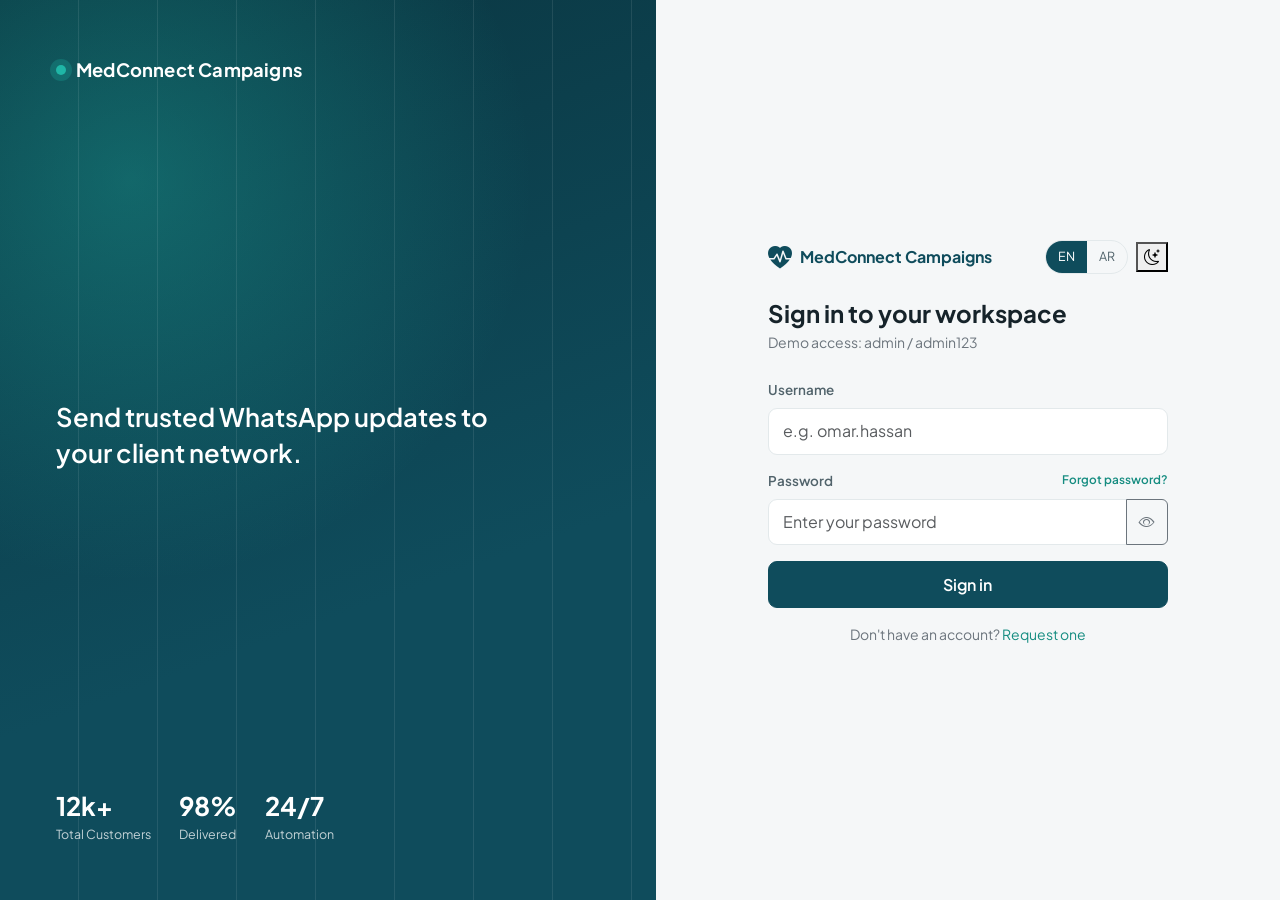
<file: index.html>
<!DOCTYPE html>
<html lang="en">
<head>
  <meta charset="UTF-8">
  <meta http-equiv="refresh" content="0; url=login.html">
  <title>MedConnect Campaigns</title>
  <script>window.location.replace("login.html");</script>
</head>
<body>
  <p>Redirecting to <a href="login.html">login.html</a>...</p>
</body>
</html>
</file>
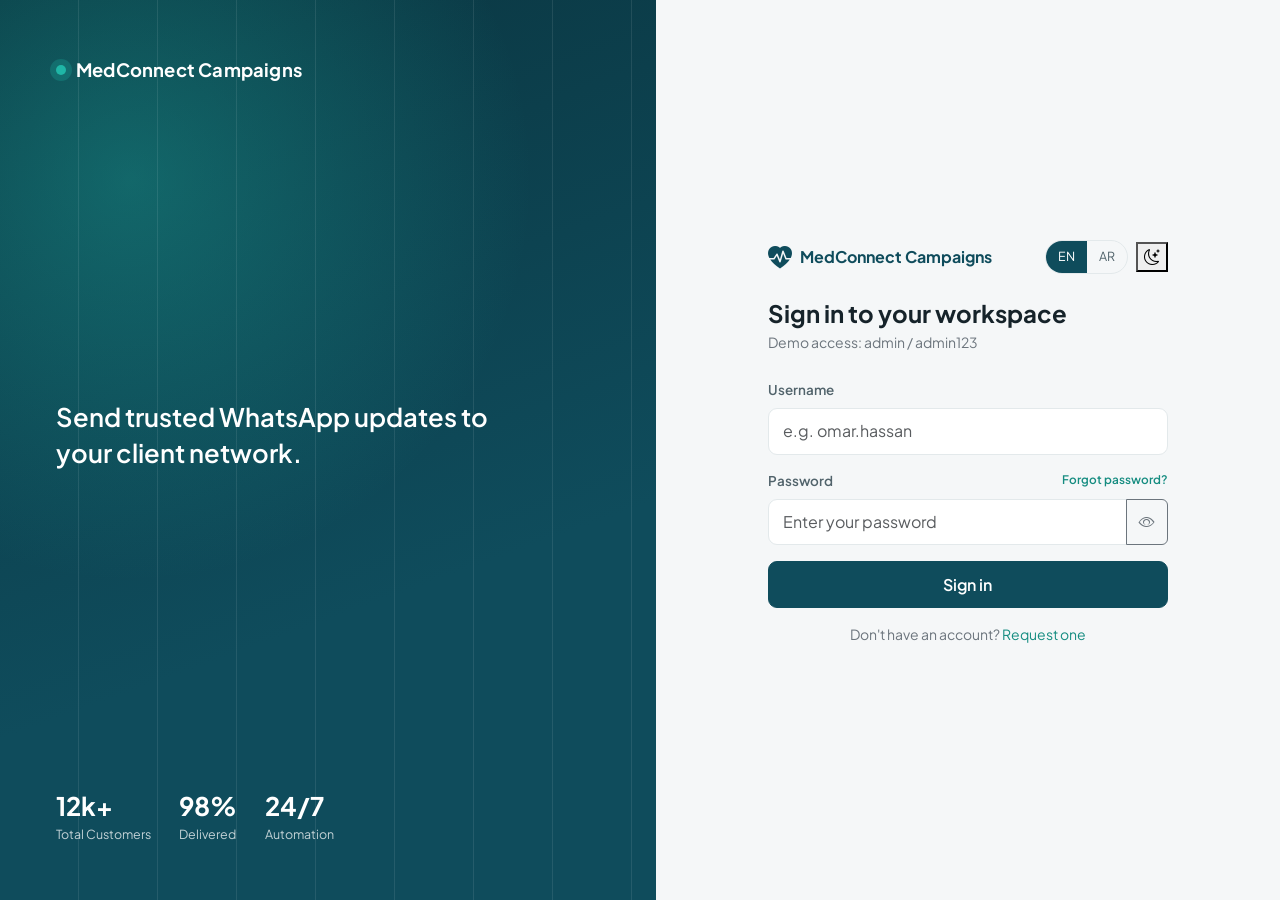
<file: inbox.html>
<!DOCTYPE html>
<html lang="en" dir="ltr">
<head>
<meta charset="UTF-8">
<meta name="viewport" content="width=device-width, initial-scale=1.0">
<title>MedConnect Campaigns — Messages</title>

<link id="bootstrap-css" rel="stylesheet" href="https://cdn.jsdelivr.net/npm/bootstrap@5.3.3/dist/css/bootstrap.min.css">
<link rel="stylesheet" href="https://cdn.jsdelivr.net/npm/bootstrap-icons@1.11.3/font/bootstrap-icons.css">
<link rel="preconnect" href="https://fonts.googleapis.com">
<link href="https://fonts.googleapis.com/css2?family=Plus+Jakarta+Sans:wght@500;600;700;800&family=IBM+Plex+Sans+Arabic:wght@500;600;700&display=swap" rel="stylesheet">
<link rel="stylesheet" href="assets/css/style.css">
<style>
  body[data-page="inbox"] .main-col { height: 100vh; overflow: hidden; }
  body[data-page="inbox"] .content-area { display: flex; flex-direction: column; overflow: hidden; padding: 10px 16px 12px; }
  body[data-page="inbox"] .content-area > * { flex-shrink: 0; }
  /* Compact header so small call-center screens keep most of the height for the chat itself */
  body[data-page="inbox"] .topbar { padding: 6px 16px; }
  body[data-page="inbox"] .content-area > .d-flex.flex-wrap { margin-bottom: 4px !important; align-items: center !important; }
  body[data-page="inbox"] .content-area > .d-flex.flex-wrap h1 { font-size: .92rem; margin-bottom: 0 !important; }
  body[data-page="inbox"] .content-area > .d-flex.flex-wrap p { display: none; }
  body[data-page="inbox"] .content-area > .d-flex.flex-wrap .btn { padding: 3px 9px; font-size: .76rem; }
  .inbox-shell { display: flex; flex: 1; min-height: 0; border: 1px solid var(--mc-border); border-radius: var(--mc-radius); overflow: hidden; background: var(--mc-surface); }
  .conv-list { width: 320px; flex-shrink: 0; border-inline-end: 1px solid var(--mc-border); overflow-y: auto; display: flex; flex-direction: column; }
  .conv-item { padding: 12px 14px; border-bottom: 1px solid var(--mc-border); cursor: pointer; display: flex; flex-direction: column; gap: 2px; }
  .conv-item:hover { background: var(--mc-primary-light); }
  .conv-item.active { background: var(--mc-primary-light); border-inline-start: 3px solid var(--mc-primary); }
  .conv-item .conv-name { font-weight: 700; font-size: .88rem; }
  .conv-item .conv-preview { font-size: .8rem; color: var(--mc-ink-soft); white-space: nowrap; overflow: hidden; text-overflow: ellipsis; }
  .conv-item .conv-time { font-size: .68rem; color: var(--mc-ink-soft); }
  .conv-item.unread { background: var(--mc-primary-light); }
  .conv-item.unread .conv-name { font-weight: 800; }
  .conv-item.unread .conv-preview:last-child { color: var(--mc-ink); font-weight: 600; }
  .conv-item.pinned { background: color-mix(in srgb, var(--mc-primary) 6%, transparent); }
  .conv-pin-indicator { font-size: .75rem; color: var(--mc-primary); margin-inline-end: 2px; }
  .msg-search-item { padding: 10px 14px; border-bottom: 1px solid var(--mc-border); cursor: pointer; }
  .msg-search-item:hover { background: var(--mc-primary-light); }
  .msg-search-item.active { background: var(--mc-primary-light); }
  .msg-search-item .msg-search-name { font-weight: 700; font-size: .85rem; }
  .msg-search-item .msg-search-time { font-size: .68rem; color: var(--mc-ink-soft); }
  .msg-search-item .msg-search-snippet { font-size: .8rem; color: var(--mc-ink-soft); white-space: pre-wrap; }
  .msg-search-item .msg-search-snippet mark { background: color-mix(in srgb, var(--mc-primary) 30%, transparent); color: inherit; padding: 0 1px; border-radius: 2px; }
  .conv-unread-dot { display: inline-block; width: 9px; height: 9px; border-radius: 50%; background: var(--mc-primary); margin-inline-start: 6px; flex-shrink: 0; }
  .conv-filter-bar .btn { font-size: .74rem; padding: 4px 6px; }
  .conv-filter-bar .btn.active { background: var(--mc-primary); border-color: var(--mc-primary); color: #fff; }
  .conv-mark-read-btn { flex-shrink: 0; }
  .thread-pane { flex: 1; display: flex; flex-direction: column; background: #E5DDD5; }
  [data-theme="dark"] .thread-pane { background: #0c1b21; }
  .thread-header { background: var(--mc-surface); padding: 6px 14px; border-bottom: 1px solid var(--mc-border); font-weight: 700; display: flex; align-items: center; gap: 8px; }
  .thread-header > div:first-child { width: 26px !important; height: 26px !important; font-size: .75rem; flex-shrink: 0; }
  .thread-header > div:last-child { display: flex; align-items: baseline; gap: 8px; overflow: hidden; }
  #threadName { font-size: .85rem; white-space: nowrap; overflow: hidden; text-overflow: ellipsis; }
  #threadMobile { font-size: .72rem; white-space: nowrap; }
  .thread-body { flex: 1; overflow-y: auto; padding: 16px; display: flex; flex-direction: column; gap: 8px; }
  .msg-bubble { position: relative; width: fit-content; max-width: min(65%, 480px); min-width: 44px; padding: 6px 9px; border-radius: 10px; font-size: .88rem; white-space: pre-wrap; word-break: break-word; box-shadow: 0 1px 1px rgba(0,0,0,.08); }
  .msg-bubble.in { align-self: flex-start; background: #FFFFFF; border-start-start-radius: 2px; }
  [data-theme="dark"] .msg-bubble.in { background: #1f2c33; color: var(--mc-ink); }
  .msg-bubble.out { align-self: flex-end; background: #DCF8C6; color: #111; border-start-end-radius: 2px; }
  [data-theme="dark"] .msg-bubble.out { background: #005c4b; color: #e9edef; }
  .msg-bubble .msg-time { font-size: .65rem; color: #667781; white-space: nowrap; margin-inline-start: 6px; }
  .msg-bubble.pending { opacity: .65; }
  .msg-agent-label { font-size: .68rem; font-weight: 700; color: var(--mc-primary); margin-bottom: 2px; }
  .msg-reply-btn { position: absolute; top: 2px; inset-inline-end: 2px; opacity: 0; transition: opacity .15s; cursor: pointer; width: 20px; height: 20px; border-radius: 50%; display: flex; align-items: center; justify-content: center; background: rgba(0,0,0,.1); color: #555; font-size: .65rem; }
  [data-theme="dark"] .msg-reply-btn { background: rgba(255,255,255,.15); color: #ddd; }
  .msg-bubble:hover .msg-reply-btn { opacity: 1; }
  .msg-quote { display: flex; align-items: stretch; gap: 6px; background: rgba(0,0,0,.06); border-radius: 6px; padding: 4px 8px; margin-bottom: 4px; cursor: pointer; max-width: 100%; }
  [data-theme="dark"] .msg-quote { background: rgba(255,255,255,.08); }
  .msg-quote-bar { width: 3px; border-radius: 2px; background: var(--mc-primary); flex-shrink: 0; }
  .msg-quote-body { overflow: hidden; min-width: 0; }
  .msg-quote-name { font-size: .72rem; font-weight: 700; color: var(--mc-primary); }
  .msg-quote-text { font-size: .76rem; color: var(--mc-ink-soft); white-space: nowrap; overflow: hidden; text-overflow: ellipsis; }
  .msg-highlight { animation: msgHighlightFlash 1.6s ease; border-radius: 10px; }
  @keyframes msgHighlightFlash { 0% { box-shadow: 0 0 0 3px color-mix(in srgb, var(--mc-primary) 55%, transparent); } 100% { box-shadow: 0 0 0 0 transparent; } }
  .reply-preview-bar { display: flex; align-items: center; gap: 8px; background: var(--mc-surface); border-top: 1px solid var(--mc-border); padding: 6px 10px; }
  .reply-preview-bar-accent { width: 3px; align-self: stretch; border-radius: 2px; background: var(--mc-primary); }
  .reply-preview-name { font-size: .76rem; font-weight: 700; color: var(--mc-primary); }
  .reply-preview-text { font-size: .8rem; color: var(--mc-ink-soft); white-space: nowrap; overflow: hidden; text-overflow: ellipsis; }
  .msg-reaction { display: flex; align-items: center; gap: 6px; width: fit-content; padding: 2px 4px; }
  .msg-reaction.in { align-self: flex-start; }
  .msg-reaction.out { align-self: flex-end; }
  .msg-reaction-emoji { font-size: 1.6rem; line-height: 1; }
  .msg-reaction .msg-time { font-size: .62rem; color: #667781; }
  .thread-input { border-top: 1px solid var(--mc-border); background: var(--mc-surface); padding: 10px; display: flex; align-items: flex-end; gap: 8px; }
  .empty-pane { flex: 1; display: flex; align-items: center; justify-content: center; color: var(--mc-ink-soft); font-size: .9rem; }
</style>
</head>
<body data-page="inbox">

<div class="sidebar-backdrop" id="sidebarBackdrop"></div>

<div class="app-shell">
  <aside class="sidebar" id="sidebar">
    <div class="brand">
      <span class="mark"><i class="bi bi-heart-pulse-fill"></i></span>
      <span data-i18n="meta.appName">MedConnect Campaigns</span>
    </div>
    <nav class="nav flex-column">
      <a class="nav-link" href="dashboard.html" data-page="dashboard">
        <i class="bi bi-grid-1x2-fill"></i> <span data-i18n="nav.dashboard">Dashboard</span>
      </a>
      <a class="nav-link" href="campaigns.html" data-page="campaigns">
        <i class="bi bi-megaphone-fill"></i> <span data-i18n="nav.campaigns">Campaigns</span>
      </a>
      <a class="nav-link" href="doctors.html" data-page="doctors">
        <i class="bi bi-person-badge-fill"></i> <span data-i18n="nav.doctors">Customers</span>
      </a>
      <a class="nav-link" href="templates.html" data-page="templates">
        <i class="bi bi-file-earmark-text-fill"></i> <span data-i18n="nav.templates">Templates</span>
      </a>
      <a class="nav-link" href="history.html" data-page="history">
        <i class="bi bi-clock-history"></i> <span data-i18n="nav.history">History</span>
      </a>
      <a class="nav-link active" href="inbox.html" data-page="inbox">
        <i class="bi bi-chat-dots-fill"></i> <span data-i18n="nav.inbox">Messages</span>
      </a>
      <div class="nav-section-label">—</div>
      <a class="nav-link" href="requests.html" data-page="requests">
        <i class="bi bi-person-plus-fill"></i> <span data-i18n="nav.requests">Signup Requests</span>
      </a>
      <a class="nav-link" href="agent-stats.html" data-page="agentStats">
        <i class="bi bi-graph-up"></i> <span data-i18n="nav.agentStats">Agent Activity</span>
      </a>
      <a class="nav-link" href="settings.html" data-page="settings">
        <i class="bi bi-gear-fill"></i> <span data-i18n="nav.settings">Settings</span>
      </a>
      <a class="nav-link" href="#" id="logoutLink">
        <i class="bi bi-box-arrow-left"></i> <span data-i18n="nav.logout">Log out</span>
      </a>
    </nav>
  </aside>

  <div class="main-col">
    <header class="topbar">
      <button class="icon-btn d-lg-none" id="sidebarOpenBtn"><i class="bi bi-list"></i></button>
      <div class="search-box">
        <input type="text" class="form-control" data-i18n-placeholder="topbar.search" placeholder="Search...">
      </div>
      <div class="ms-auto d-flex align-items-center gap-2">
        <div class="lang-toggle">
          <button type="button" data-lang-option="en">EN</button>
          <button type="button" data-lang-option="ar">AR</button>
        </div>
        <button type="button" class="icon-btn" id="themeToggleBtn"><i class="bi bi-moon-stars" id="themeToggleIcon"></i></button>
        <div class="d-flex align-items-center gap-2 ps-2 border-start">
          <div style="width:34px;height:34px;border-radius:50%;background:var(--mc-primary-light);color:var(--mc-primary);display:flex;align-items:center;justify-content:center;font-weight:700;font-size:.85rem;" id="userInitials">A</div>
        </div>
      </div>
    </header>

    <main class="content-area">
      <div class="d-flex flex-wrap justify-content-between align-items-start mb-3 gap-2">
        <div>
          <h1 class="h4 fw-bold mb-0" data-i18n="inbox.title">Messages</h1>
          <p class="text-secondary small mb-0" data-i18n="inbox.subtitle">Conversations with customers who messaged you directly.</p>
        </div>
        <button class="btn btn-outline-secondary d-flex align-items-center gap-2" id="refreshBtn">
          <i class="bi bi-arrow-clockwise"></i> <span data-i18n="inbox.refresh">Refresh</span>
        </button>
      </div>

      <div id="notConnectedNote" class="alert alert-warning py-2 small d-none" data-i18n="inbox.notConnected">
        Connect your backend in Settings first to manage real data.
      </div>

      <div class="inbox-shell">
        <div class="conv-list" id="convList">
          <div class="p-2">
            <div class="d-flex gap-2">
              <input type="text" class="form-control form-control-sm" id="convSearch" data-i18n-placeholder="inbox.searchPlaceholder" placeholder="Search conversations...">
              <button type="button" class="btn btn-mc-primary btn-sm flex-shrink-0 d-flex align-items-center gap-1" id="newConversationBtn" title="New conversation">
                <i class="bi bi-plus-lg"></i>
              </button>
              <button type="button" class="btn btn-outline-secondary btn-sm flex-shrink-0 d-flex align-items-center gap-1" id="qrSehaBtn" title="Send Seha QR">
                <i class="bi bi-qr-code"></i>
              </button>
              <button type="button" class="btn btn-outline-secondary btn-sm flex-shrink-0 d-flex align-items-center gap-1" id="reportReqBtn" title="Request medical report">
                <i class="bi bi-file-earmark-medical"></i>
              </button>
            </div>
          </div>
          <div class="conv-filter-bar btn-group btn-group-sm w-100 px-2 pb-2" role="group">
            <button type="button" class="btn btn-outline-secondary conv-filter-btn active" data-filter="all" data-i18n="inbox.filterAll">All</button>
            <button type="button" class="btn btn-outline-secondary conv-filter-btn" data-filter="unread" data-i18n="inbox.filterUnread">Unread</button>
            <button type="button" class="btn btn-outline-secondary conv-filter-btn" data-filter="replied" data-i18n="inbox.filterRead">Read</button>
            <button type="button" class="btn btn-outline-secondary conv-filter-btn" data-filter="sent" data-i18n="inbox.filterSent">Sent</button>
          </div>
          <div class="px-2 pb-2">
            <div class="position-relative">
              <i class="bi bi-search position-absolute" style="top:50%; transform:translateY(-50%); inset-inline-start:10px; font-size:.8rem; color:var(--mc-ink-soft);"></i>
              <input type="text" class="form-control form-control-sm ps-4" id="messageSearchInput" style="padding-inline-start:28px;" data-i18n-placeholder="inbox.messageSearchPlaceholder" placeholder="Search inside all messages...">
            </div>
          </div>
          <div id="convItems"></div>
          <div id="messageSearchResults" class="d-none"></div>
        </div>
        <div class="thread-pane" id="threadPane">
          <div class="empty-pane" id="emptyPane" data-i18n="inbox.noThreadSelected">Select a conversation on the left to view it.</div>
          <div id="activeThread" class="d-none" style="display:flex;flex-direction:column;height:100%;">
            <div class="thread-header">
              <div style="width:34px;height:34px;border-radius:50%;background:var(--mc-primary-light);color:var(--mc-primary);display:flex;align-items:center;justify-content:center;"><i class="bi bi-person-fill"></i></div>
              <div>
                <div id="threadName">—</div>
                <div class="small text-secondary" id="threadMobile" dir="ltr">—</div>
              </div>
            </div>
            <div class="thread-body" id="threadBody"></div>
            <div class="reply-preview-bar d-none" id="replyPreviewBar">
              <div class="reply-preview-bar-accent"></div>
              <div class="flex-grow-1 overflow-hidden">
                <div class="reply-preview-name" id="replyPreviewName"></div>
                <div class="reply-preview-text" id="replyPreviewText"></div>
              </div>
              <button type="button" class="btn btn-sm btn-light" id="cancelReplyBtn" title="Cancel reply"><i class="bi bi-x-lg"></i></button>
            </div>
            <div class="thread-input">
              <input type="file" id="attachFileInput" class="d-none" accept="image/*,application/pdf,.doc,.docx">
              <button class="btn btn-outline-secondary" id="attachBtn" title="Attach"><i class="bi bi-paperclip"></i></button>
              <textarea class="form-control" id="replyInput" rows="1" data-i18n-placeholder="inbox.typeMessage" placeholder="Type a reply..." style="resize:none; max-height:140px; overflow-y:auto;"></textarea>              <button class="btn btn-mc-primary" id="sendReplyBtn"><i class="bi bi-send-fill"></i></button>
            </div>
          </div>
        </div>
      </div>
    </main>
  </div>
</div>

<!-- New conversation modal: fixed pre-approved template (no free text), so
     it works even for a patient who has never messaged the business before. -->
<div class="modal fade" id="newConversationModal" tabindex="-1" aria-hidden="true">
  <div class="modal-dialog modal-dialog-centered">
    <div class="modal-content">
      <div class="modal-header">
        <h5 class="modal-title" data-i18n="inbox.newConversation.title">Start new conversation</h5>
        <button type="button" class="btn-close" data-bs-dismiss="modal" aria-label="Close"></button>
      </div>
      <div class="modal-body">
        <p class="small text-secondary" data-i18n="inbox.newConversation.explain">This sends a pre-approved WhatsApp template message, so it reaches the patient even if they've never messaged this number before.</p>
        <label class="form-label small fw-semibold" data-i18n="inbox.newConversation.mobileLabel">Patient's mobile number</label>
        <input type="tel" class="form-control" id="newConversationMobile" dir="ltr" placeholder="9665XXXXXXXX">
        <div class="small text-danger mt-2 d-none" id="newConversationError"></div>
      </div>
      <div class="modal-footer">
        <button type="button" class="btn btn-outline-secondary" data-bs-dismiss="modal" data-i18n="common.cancel">Cancel</button>
        <button type="button" class="btn btn-mc-primary" id="newConversationSendBtn" data-i18n="inbox.newConversation.send">Send</button>
      </div>
    </div>
  </div>
</div>

<!-- Second "new conversation" flow: reception staff send the Seha-platform
     QR code image, via its own separate pre-approved template. -->
<div class="modal fade" id="qrSehaModal" tabindex="-1" aria-hidden="true">
  <div class="modal-dialog modal-dialog-centered">
    <div class="modal-content">
      <div class="modal-header">
        <h5 class="modal-title" data-i18n="inbox.qrSeha.title">Send Seha QR code</h5>
        <button type="button" class="btn-close" data-bs-dismiss="modal" aria-label="Close"></button>
      </div>
      <div class="modal-body">
        <p class="small text-secondary" data-i18n="inbox.qrSeha.explain">Sends a pre-approved WhatsApp template with the Seha platform's QR code image, so it reaches the patient even if they've never messaged this number before.</p>
        <label class="form-label small fw-semibold" data-i18n="inbox.newConversation.mobileLabel">Patient's mobile number</label>
        <input type="tel" class="form-control" id="qrSehaMobile" dir="ltr" placeholder="9665XXXXXXXX">
        <div class="small text-danger mt-2 d-none" id="qrSehaError"></div>
      </div>
      <div class="modal-footer">
        <button type="button" class="btn btn-outline-secondary" data-bs-dismiss="modal" data-i18n="common.cancel">Cancel</button>
        <button type="button" class="btn btn-mc-primary" id="qrSehaSendBtn" data-i18n="inbox.newConversation.send">Send</button>
      </div>
    </div>
  </div>
</div>

<!-- Third "new conversation" flow: request a patient's national ID to
     pull/send their medical reports or sick-leave records. -->
<div class="modal fade" id="reportReqModal" tabindex="-1" aria-hidden="true">
  <div class="modal-dialog modal-dialog-centered">
    <div class="modal-content">
      <div class="modal-header">
        <h5 class="modal-title" data-i18n="inbox.reportReq.title">Request medical report</h5>
        <button type="button" class="btn-close" data-bs-dismiss="modal" aria-label="Close"></button>
      </div>
      <div class="modal-body">
        <p class="small text-secondary" data-i18n="inbox.reportReq.explain">Sends a pre-approved WhatsApp template asking the patient for their national ID to look up their medical reports / sick leave, so it reaches them even if they've never messaged this number before.</p>
        <label class="form-label small fw-semibold" data-i18n="inbox.newConversation.mobileLabel">Patient's mobile number</label>
        <input type="tel" class="form-control" id="reportReqMobile" dir="ltr" placeholder="9665XXXXXXXX">
        <div class="small text-danger mt-2 d-none" id="reportReqError"></div>
      </div>
      <div class="modal-footer">
        <button type="button" class="btn btn-outline-secondary" data-bs-dismiss="modal" data-i18n="common.cancel">Cancel</button>
        <button type="button" class="btn btn-mc-primary" id="reportReqSendBtn" data-i18n="inbox.newConversation.send">Send</button>
      </div>
    </div>
  </div>
</div>

<script src="https://cdn.jsdelivr.net/npm/bootstrap@5.3.3/dist/js/bootstrap.bundle.min.js"></script>
<script src="assets/js/i18n.js"></script>
<script src="assets/js/app.js"></script>
<script src="assets/js/api.js?v=3"></script>
<script src="assets/js/auth.js"></script>
<script src="assets/js/inbox.js?v=21"></script>
<script>
  MCAuth.guard();
  const session = MCAuth.getSession();
  if (session) document.getElementById("userInitials").textContent = (session.name || session.username || "A").slice(0, 1).toUpperCase();
  document.getElementById("logoutLink").addEventListener("click", (e) => { e.preventDefault(); MCAuth.logout(); });
</script>
</body>
</html>
</file>
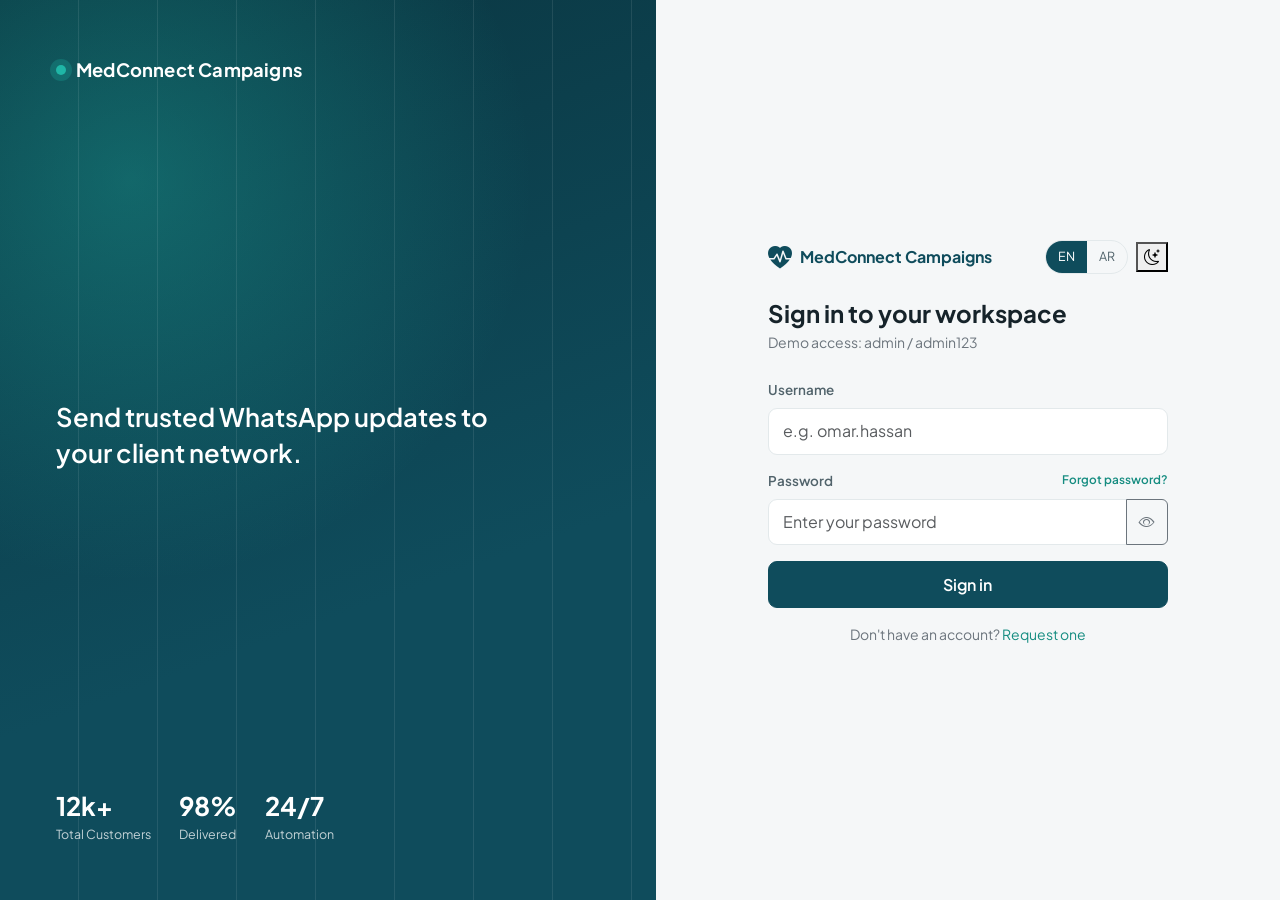
<file: login.html>
<!DOCTYPE html>
<html lang="en" dir="ltr">
<head>
<meta charset="UTF-8">
<meta name="viewport" content="width=device-width, initial-scale=1.0">
<title>MedConnect Campaigns — Sign in</title>

<link id="bootstrap-css" rel="stylesheet" href="https://cdn.jsdelivr.net/npm/bootstrap@5.3.3/dist/css/bootstrap.min.css">
<link rel="stylesheet" href="https://cdn.jsdelivr.net/npm/bootstrap-icons@1.11.3/font/bootstrap-icons.css">
<link rel="preconnect" href="https://fonts.googleapis.com">
<link href="https://fonts.googleapis.com/css2?family=Plus+Jakarta+Sans:wght@500;600;700;800&family=IBM+Plex+Sans+Arabic:wght@500;600;700&display=swap" rel="stylesheet">
<link rel="stylesheet" href="assets/css/style.css">
</head>
<body>

<div class="auth-shell">
  <!-- Visual side -->
  <div class="auth-visual">
    <div class="pulse-line"></div>
    <div class="brand-mark" style="position:relative;z-index:1;">
      <span class="dot"></span>
      <span data-i18n="meta.appName">MedConnect Campaigns</span>
    </div>
    <div class="quote" style="position:relative;z-index:1;" data-i18n="login.subtitle">
      Send trusted WhatsApp updates to your doctor network.
    </div>
    <div class="stat-row" style="position:relative;z-index:1;">
      <div><div class="num">12k+</div><div class="label" data-i18n="dashboard.stats.totalDoctors">Total Doctors</div></div>
      <div><div class="num">98%</div><div class="label" data-i18n="dashboard.stats.delivered">Delivered</div></div>
      <div><div class="num">24/7</div><div class="label">Automation</div></div>
    </div>
  </div>

  <!-- Form side -->
  <div class="auth-panel">
    <div class="auth-card">

      <div class="d-flex justify-content-between align-items-center mb-4">
        <div class="d-flex align-items-center gap-2 fw-bold" style="color:var(--mc-primary);">
          <i class="bi bi-heart-pulse-fill fs-4"></i>
          <span data-i18n="meta.appName">MedConnect Campaigns</span>
        </div>
        <div class="d-flex align-items-center gap-2">
          <div class="lang-toggle">
            <button type="button" data-lang-option="en">EN</button>
            <button type="button" data-lang-option="ar">AR</button>
          </div>
          <button type="button" class="icon-btn" id="themeToggleBtn" title="Theme">
            <i class="bi bi-moon-stars" id="themeToggleIcon"></i>
          </button>
        </div>
      </div>

      <h1 class="h4 fw-bold mb-1" data-i18n="login.title">Sign in to your workspace</h1>
      <p class="text-secondary small mb-4" data-i18n="login.demoHint">Demo access: admin / admin123</p>

      <div id="loginAlert" class="alert alert-danger py-2 small d-none" role="alert"></div>

      <form id="loginForm" novalidate>
        <div class="mb-3">
          <label class="form-label" data-i18n="login.username">Username</label>
          <input type="text" class="form-control" id="username" data-i18n-placeholder="login.usernamePlaceholder" autocomplete="username" required>
        </div>
        <div class="mb-3">
          <label class="form-label d-flex justify-content-between">
            <span data-i18n="login.password">Password</span>
            <a href="#" class="small" style="color:var(--mc-accent-dark);" data-i18n="login.forgot">Forgot password?</a>
          </label>
          <div class="input-group">
            <input type="password" class="form-control" id="password" data-i18n-placeholder="login.passwordPlaceholder" autocomplete="current-password" required>
            <button class="btn btn-outline-secondary" type="button" id="togglePassword"><i class="bi bi-eye"></i></button>
          </div>
        </div>
        <button type="submit" class="btn btn-mc-primary w-100" id="submitBtn">
          <span id="submitLabel" data-i18n="login.submit">Sign in</span>
        </button>
      </form>

      <p class="text-center small mt-3">
        <span class="text-secondary" data-i18n="login.noAccount">Don't have an account?</span>
        <a href="signup.html" style="color:var(--mc-accent-dark);" data-i18n="login.requestAccount">Request one</a>
      </p>

    </div>
  </div>
</div>

<script src="assets/js/i18n.js"></script>
<script src="assets/js/app.js"></script>
<script src="assets/js/api.js?v=2"></script>
<script src="assets/js/auth.js"></script>
<script>
  // If already logged in, skip straight to the dashboard.
  if (MCAuth.isLoggedIn()) window.location.href = "dashboard.html";

  document.getElementById("togglePassword").addEventListener("click", () => {
    const input = document.getElementById("password");
    const icon = document.querySelector("#togglePassword i");
    const show = input.type === "password";
    input.type = show ? "text" : "password";
    icon.className = show ? "bi bi-eye-slash" : "bi bi-eye";
  });

  document.getElementById("loginForm").addEventListener("submit", async (e) => {
    e.preventDefault();
    const alertBox = document.getElementById("loginAlert");
    const btn = document.getElementById("submitBtn");
    const label = document.getElementById("submitLabel");
    alertBox.classList.add("d-none");

    const username = document.getElementById("username").value.trim();
    const password = document.getElementById("password").value;

    if (!username || !password) {
      alertBox.textContent = I18N.t("login.errorRequired");
      alertBox.classList.remove("d-none");
      return;
    }

    btn.disabled = true;
    label.textContent = I18N.t("login.submitting");

    try {
      await MCAuth.login(username, password);
      window.location.href = "dashboard.html";
    } catch (err) {
      alertBox.textContent = I18N.t("login.errorInvalid");
      alertBox.classList.remove("d-none");
      btn.disabled = false;
      label.textContent = I18N.t("login.submit");
    }
  });
</script>
</body>
</html>
</file>
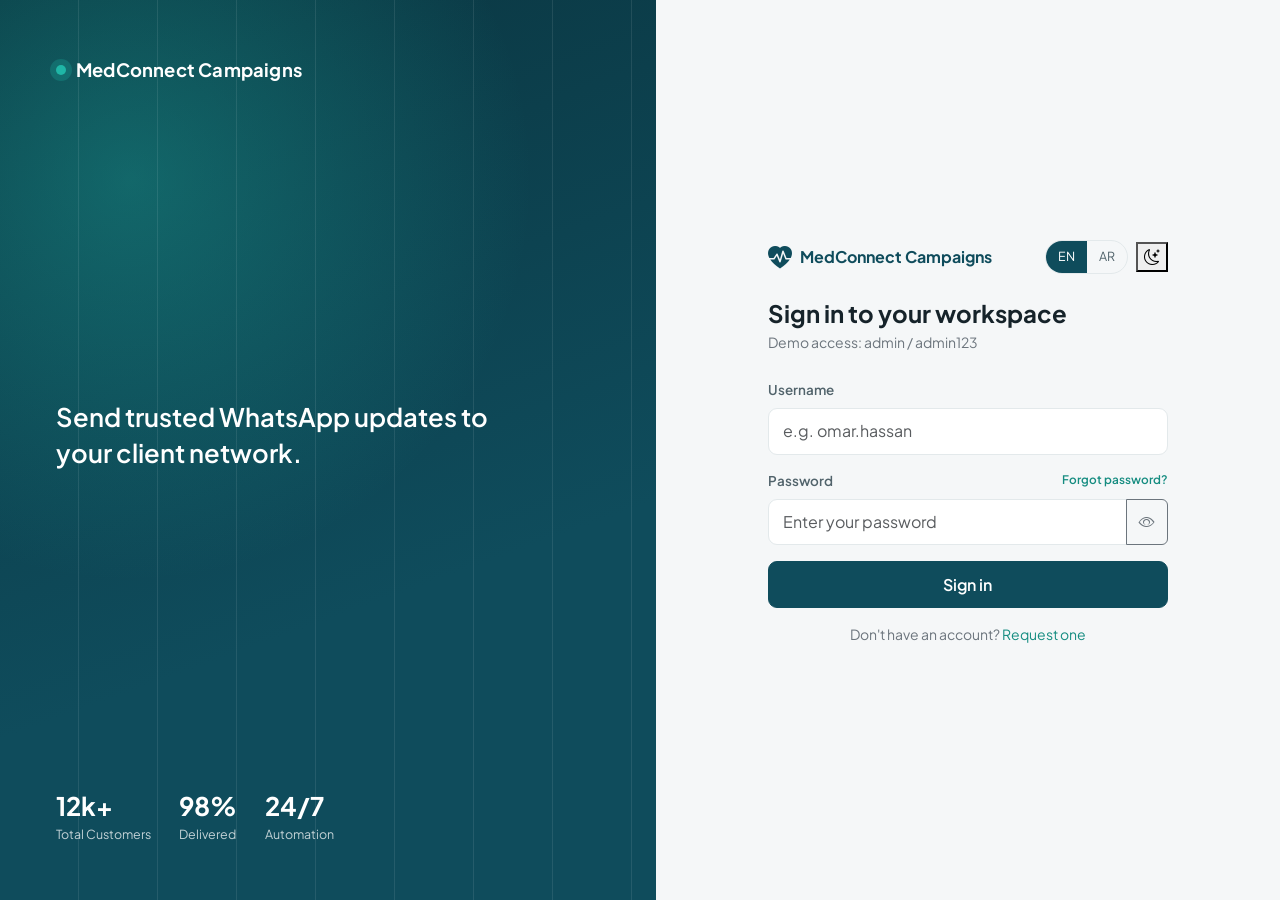
<file: requests.html>
<!DOCTYPE html>
<html lang="en" dir="ltr">
<head>
<meta charset="UTF-8">
<meta name="viewport" content="width=device-width, initial-scale=1.0">
<title>MedConnect Campaigns — Signup Requests</title>

<link id="bootstrap-css" rel="stylesheet" href="https://cdn.jsdelivr.net/npm/bootstrap@5.3.3/dist/css/bootstrap.min.css">
<link rel="stylesheet" href="https://cdn.jsdelivr.net/npm/bootstrap-icons@1.11.3/font/bootstrap-icons.css">
<link rel="preconnect" href="https://fonts.googleapis.com">
<link href="https://fonts.googleapis.com/css2?family=Plus+Jakarta+Sans:wght@500;600;700;800&family=IBM+Plex+Sans+Arabic:wght@500;600;700&display=swap" rel="stylesheet">
<link rel="stylesheet" href="assets/css/style.css">
</head>
<body data-page="requests">

<div class="sidebar-backdrop" id="sidebarBackdrop"></div>

<div class="app-shell">
  <aside class="sidebar" id="sidebar">
    <div class="brand">
      <span class="mark"><i class="bi bi-heart-pulse-fill"></i></span>
      <span data-i18n="meta.appName">MedConnect Campaigns</span>
    </div>
    <nav class="nav flex-column">
      <a class="nav-link" href="dashboard.html" data-page="dashboard">
        <i class="bi bi-grid-1x2-fill"></i> <span data-i18n="nav.dashboard">Dashboard</span>
      </a>
      <a class="nav-link" href="campaigns.html" data-page="campaigns">
        <i class="bi bi-megaphone-fill"></i> <span data-i18n="nav.campaigns">Campaigns</span>
      </a>
      <a class="nav-link" href="doctors.html" data-page="doctors">
        <i class="bi bi-person-badge-fill"></i> <span data-i18n="nav.doctors">Customers</span>
      </a>
      <a class="nav-link" href="templates.html" data-page="templates">
        <i class="bi bi-file-earmark-text-fill"></i> <span data-i18n="nav.templates">Templates</span>
      </a>
      <a class="nav-link" href="history.html" data-page="history">
        <i class="bi bi-clock-history"></i> <span data-i18n="nav.history">History</span>
      </a>
      <a class="nav-link" href="inbox.html" data-page="inbox">
        <i class="bi bi-chat-dots-fill"></i> <span data-i18n="nav.inbox">Messages</span>
      </a>
      <div class="nav-section-label">—</div>
      <a class="nav-link active" href="requests.html" data-page="requests">
        <i class="bi bi-person-plus-fill"></i> <span data-i18n="nav.requests">Signup Requests</span>
      </a>
      <a class="nav-link" href="agent-stats.html" data-page="agentStats">
        <i class="bi bi-graph-up"></i> <span data-i18n="nav.agentStats">Agent Activity</span>
      </a>
      <a class="nav-link" href="settings.html" data-page="settings">
        <i class="bi bi-gear-fill"></i> <span data-i18n="nav.settings">Settings</span>
      </a>
      <a class="nav-link" href="#" id="logoutLink">
        <i class="bi bi-box-arrow-left"></i> <span data-i18n="nav.logout">Log out</span>
      </a>
    </nav>
  </aside>

  <div class="main-col">
    <header class="topbar">
      <button class="icon-btn d-lg-none" id="sidebarOpenBtn"><i class="bi bi-list"></i></button>
      <div class="search-box">
        <input type="text" class="form-control" data-i18n-placeholder="topbar.search" placeholder="Search...">
      </div>
      <div class="ms-auto d-flex align-items-center gap-2">
        <div class="lang-toggle">
          <button type="button" data-lang-option="en">EN</button>
          <button type="button" data-lang-option="ar">AR</button>
        </div>
        <button type="button" class="icon-btn" id="themeToggleBtn"><i class="bi bi-moon-stars" id="themeToggleIcon"></i></button>
        <div class="d-flex align-items-center gap-2 ps-2 border-start">
          <div style="width:34px;height:34px;border-radius:50%;background:var(--mc-primary-light);color:var(--mc-primary);display:flex;align-items:center;justify-content:center;font-weight:700;font-size:.85rem;" id="userInitials">A</div>
        </div>
      </div>
    </header>

    <main class="content-area">
      <div class="mb-4">
        <h1 class="h4 fw-bold mb-0" data-i18n="requests.title">Signup Requests</h1>
        <p class="text-secondary small mb-0" data-i18n="requests.subtitle">Review new account requests, assign a role, and approve or reject.</p>
      </div>

      <div id="notConnectedNote" class="alert alert-warning py-2 small d-none" data-i18n="doctors.notConnected">
        Connect your backend in Settings first to manage real data.
      </div>

      <div class="panel">
        <div class="table-responsive">
          <table class="table table-mc mb-0">
            <thead>
              <tr>
                <th data-i18n="requests.col.name">Name</th>
                <th data-i18n="requests.col.email">Email</th>
                <th data-i18n="requests.col.status">Status</th>
                <th data-i18n="requests.col.role">Role</th>
                <th data-i18n="requests.col.actions">Actions</th>
              </tr>
            </thead>
            <tbody id="requestsBody"></tbody>
          </table>
        </div>
      </div>
    </main>
  </div>
</div>

<script src="assets/js/i18n.js"></script>
<script src="assets/js/app.js"></script>
<script src="assets/js/api.js?v=2"></script>
<script src="assets/js/auth.js"></script>
<script src="assets/js/requests.js"></script>
<script>
  MCAuth.guard();
  const session = MCAuth.getSession();
  if (session) document.getElementById("userInitials").textContent = (session.name || session.username || "A").slice(0, 1).toUpperCase();
  document.getElementById("logoutLink").addEventListener("click", (e) => { e.preventDefault(); MCAuth.logout(); });
</script>
</body>
</html>
</file>
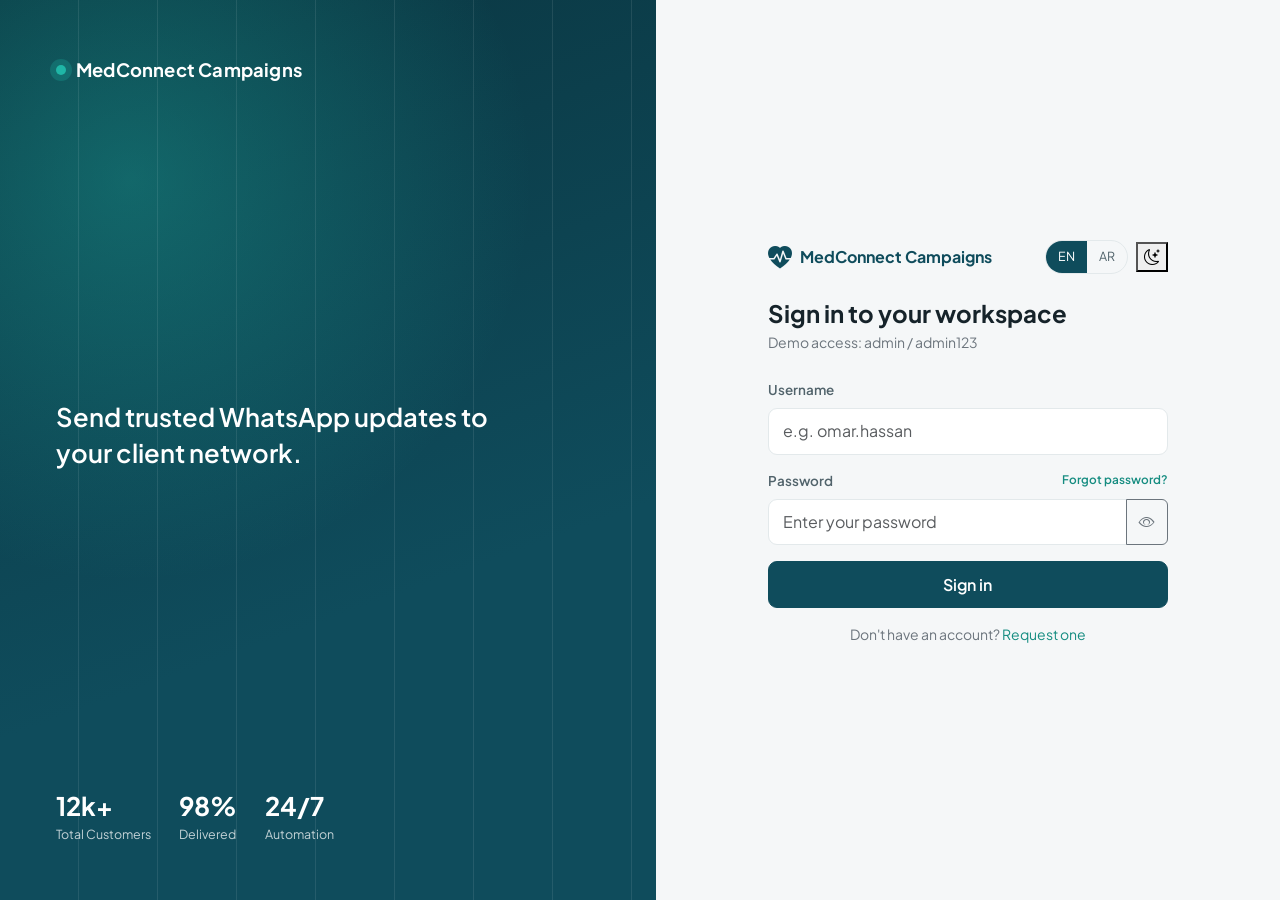
<file: settings.html>
<!DOCTYPE html>
<html lang="en" dir="ltr">
<head>
<meta charset="UTF-8">
<meta name="viewport" content="width=device-width, initial-scale=1.0">
<title>MedConnect Campaigns — Settings</title>

<link id="bootstrap-css" rel="stylesheet" href="https://cdn.jsdelivr.net/npm/bootstrap@5.3.3/dist/css/bootstrap.min.css">
<link rel="stylesheet" href="https://cdn.jsdelivr.net/npm/bootstrap-icons@1.11.3/font/bootstrap-icons.css">
<link rel="preconnect" href="https://fonts.googleapis.com">
<link href="https://fonts.googleapis.com/css2?family=Plus+Jakarta+Sans:wght@500;600;700;800&family=IBM+Plex+Sans+Arabic:wght@500;600;700&display=swap" rel="stylesheet">
<link rel="stylesheet" href="assets/css/style.css">
</head>
<body data-page="settings">

<div class="sidebar-backdrop" id="sidebarBackdrop"></div>

<div class="app-shell">
  <aside class="sidebar" id="sidebar">
    <div class="brand">
      <span class="mark"><i class="bi bi-heart-pulse-fill"></i></span>
      <span data-i18n="meta.appName">MedConnect Campaigns</span>
    </div>
    <nav class="nav flex-column">
      <a class="nav-link" href="dashboard.html" data-page="dashboard">
        <i class="bi bi-grid-1x2-fill"></i> <span data-i18n="nav.dashboard">Dashboard</span>
      </a>
      <a class="nav-link" href="campaigns.html" data-page="campaigns">
        <i class="bi bi-megaphone-fill"></i> <span data-i18n="nav.campaigns">Campaigns</span>
      </a>
      <a class="nav-link" href="doctors.html" data-page="doctors">
        <i class="bi bi-person-badge-fill"></i> <span data-i18n="nav.doctors">Customers</span>
      </a>
      <a class="nav-link" href="templates.html" data-page="templates">
        <i class="bi bi-file-earmark-text-fill"></i> <span data-i18n="nav.templates">Templates</span>
      </a>
      <a class="nav-link" href="history.html" data-page="history">
        <i class="bi bi-clock-history"></i> <span data-i18n="nav.history">History</span>
      </a>
      <a class="nav-link" href="inbox.html" data-page="inbox">
        <i class="bi bi-chat-dots-fill"></i> <span data-i18n="nav.inbox">Messages</span>
      </a>
      <div class="nav-section-label">—</div>
      <a class="nav-link" href="requests.html" data-page="requests">
        <i class="bi bi-person-plus-fill"></i> <span data-i18n="nav.requests">Signup Requests</span>
      </a>
      <a class="nav-link" href="agent-stats.html" data-page="agentStats">
        <i class="bi bi-graph-up"></i> <span data-i18n="nav.agentStats">Agent Activity</span>
      </a>
      <a class="nav-link active" href="settings.html" data-page="settings">
        <i class="bi bi-gear-fill"></i> <span data-i18n="nav.settings">Settings</span>
      </a>
      <a class="nav-link" href="#" id="logoutLink">
        <i class="bi bi-box-arrow-left"></i> <span data-i18n="nav.logout">Log out</span>
      </a>
    </nav>
  </aside>

  <div class="main-col">
    <header class="topbar">
      <button class="icon-btn d-lg-none" id="sidebarOpenBtn"><i class="bi bi-list"></i></button>
      <div class="search-box">
        <input type="text" class="form-control" data-i18n-placeholder="topbar.search" placeholder="Search...">
      </div>
      <div class="ms-auto d-flex align-items-center gap-2">
        <div class="lang-toggle">
          <button type="button" data-lang-option="en">EN</button>
          <button type="button" data-lang-option="ar">AR</button>
        </div>
        <button type="button" class="icon-btn" id="themeToggleBtn"><i class="bi bi-moon-stars" id="themeToggleIcon"></i></button>
        <div class="d-flex align-items-center gap-2 ps-2 border-start">
          <div style="width:34px;height:34px;border-radius:50%;background:var(--mc-primary-light);color:var(--mc-primary);display:flex;align-items:center;justify-content:center;font-weight:700;font-size:.85rem;" id="userInitials">A</div>
        </div>
      </div>
    </header>

    <main class="content-area" style="max-width:760px;">
      <div class="mb-4">
        <h1 class="h4 fw-bold mb-0" data-i18n="settings.title">Settings</h1>
        <p class="text-secondary small mb-0" data-i18n="settings.subtitle">Connect your Google Sheets backend and WhatsApp Business account.</p>
      </div>

      <div id="connectionBadge" class="alert alert-warning py-2 small d-flex align-items-center gap-2 mb-4">
        <i class="bi bi-exclamation-triangle-fill"></i>
        <span data-i18n="settings.notConfiguredYet">Not connected yet — the app is running on demo data.</span>
      </div>

      <!-- Backend URL -->
      <div class="panel mb-4">
        <div class="panel-title" data-i18n="settings.backendTitle">Google Apps Script backend</div>
        <div class="panel-sub mb-3" data-i18n="settings.backendSub">Paste the Web App URL you got after deploying backend/Code.gs.</div>
        <form id="backendForm">
          <div class="mb-3">
            <label class="form-label" data-i18n="settings.backendUrl">Apps Script Web App URL</label>
            <input type="url" class="form-control" id="backendUrl" data-i18n-placeholder="settings.backendUrlPlaceholder" placeholder="https://script.google.com/macros/s/XXXXX/exec">
          </div>
          <div class="d-flex gap-2">
            <button type="submit" class="btn btn-mc-primary" data-i18n="settings.saveBackend">Save backend URL</button>
            <button type="button" class="btn btn-outline-secondary" id="testConnectionBtn" data-i18n="settings.testConnection">Test connection</button>
          </div>
          <div id="testResult" class="small mt-2"></div>
        </form>
      </div>

      <!-- WhatsApp settings -->
      <div class="panel mb-4">
        <div class="panel-title" data-i18n="settings.waTitle">Meta WhatsApp Cloud API</div>
        <div class="panel-sub mb-3" data-i18n="settings.waSub">These are stored securely on the server (Script Properties), never in the browser.</div>
        <form id="waForm">
          <div class="row g-3">
            <div class="col-md-6">
              <label class="form-label" data-i18n="settings.phoneNumberId">Phone Number ID</label>
              <input type="text" class="form-control" id="phoneNumberId">
            </div>
            <div class="col-md-6">
              <label class="form-label" data-i18n="settings.businessId">WhatsApp Business Account ID</label>
              <input type="text" class="form-control" id="businessId">
            </div>
            <div class="col-md-6">
              <label class="form-label" data-i18n="settings.accessToken">Access Token</label>
              <input type="password" class="form-control" id="accessToken" data-i18n-placeholder="settings.accessTokenPlaceholder">
              <span class="badge-status draft mt-2 d-inline-block" id="tokenBadge"></span>
            </div>
            <div class="col-md-6">
              <label class="form-label" data-i18n="settings.webhookToken">Webhook Verify Token</label>
              <input type="text" class="form-control" id="webhookToken" data-i18n-placeholder="settings.webhookTokenPlaceholder">
            </div>
          </div>
          <button type="submit" class="btn btn-mc-primary mt-3" data-i18n="settings.saveWa">Save WhatsApp settings</button>
        </form>
      </div>

      <!-- Branding -->
      <div class="panel mb-4">
        <div class="panel-title" data-i18n="settings.brandTitle">Branding</div>
        <div class="panel-sub mb-3" data-i18n="settings.brandSub">Shown across the app.</div>
        <form id="brandForm">
          <div class="row g-3 align-items-end">
            <div class="col-md-8">
              <label class="form-label" data-i18n="settings.companyLogo">Company logo URL</label>
              <input type="url" class="form-control" id="companyLogo" placeholder="https://...">
            </div>
            <div class="col-md-4">
              <label class="form-label" data-i18n="settings.primaryColor">Primary color</label>
              <input type="color" class="form-control form-control-color w-100" id="primaryColor" value="#0F4C5C">
            </div>
          </div>
          <button type="submit" class="btn btn-mc-primary mt-3" data-i18n="settings.saveBrand">Save branding</button>
        </form>
      </div>
    </main>
  </div>
</div>

<script src="assets/js/i18n.js"></script>
<script src="assets/js/app.js"></script>
<script src="assets/js/api.js?v=2"></script>
<script src="assets/js/auth.js"></script>
<script src="assets/js/settings.js"></script>
<script>
  MCAuth.guard();
  const session = MCAuth.getSession();
  if (session) document.getElementById("userInitials").textContent = (session.name || session.username || "A").slice(0, 1).toUpperCase();
  document.getElementById("logoutLink").addEventListener("click", (e) => { e.preventDefault(); MCAuth.logout(); });
  document.querySelectorAll('.sidebar .nav-link[data-unbuilt="true"]').forEach((link) => {
    link.addEventListener("click", (e) => { e.preventDefault(); MCApp.toast(I18N.t("common.comingSoon")); });
  });
</script>
</body>
</html>
</file>
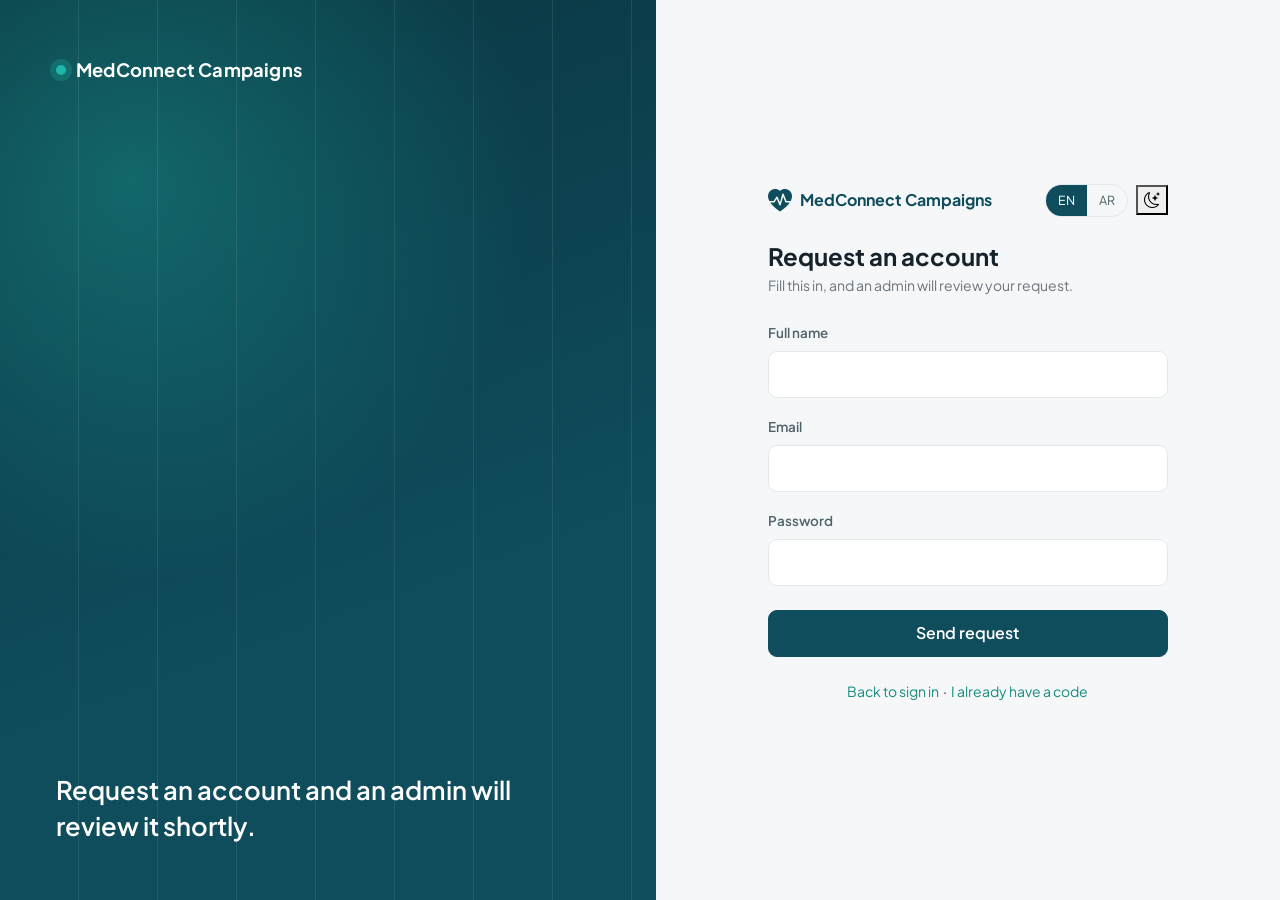
<file: signup.html>
<!DOCTYPE html>
<html lang="en" dir="ltr">
<head>
<meta charset="UTF-8">
<meta name="viewport" content="width=device-width, initial-scale=1.0">
<title>MedConnect Campaigns — Sign up</title>

<link id="bootstrap-css" rel="stylesheet" href="https://cdn.jsdelivr.net/npm/bootstrap@5.3.3/dist/css/bootstrap.min.css">
<link rel="stylesheet" href="https://cdn.jsdelivr.net/npm/bootstrap-icons@1.11.3/font/bootstrap-icons.css">
<link rel="preconnect" href="https://fonts.googleapis.com">
<link href="https://fonts.googleapis.com/css2?family=Plus+Jakarta+Sans:wght@500;600;700;800&family=IBM+Plex+Sans+Arabic:wght@500;600;700&display=swap" rel="stylesheet">
<link rel="stylesheet" href="assets/css/style.css">
</head>
<body>

<div class="auth-shell">
  <div class="auth-visual">
    <div class="pulse-line"></div>
    <div class="brand-mark" style="position:relative;z-index:1;">
      <span class="dot"></span>
      <span data-i18n="meta.appName">MedConnect Campaigns</span>
    </div>
    <div class="quote" style="position:relative;z-index:1;" data-i18n="signup.visualQuote">
      Request an account and an admin will review it shortly.
    </div>
  </div>

  <div class="auth-panel">
    <div class="auth-card">
      <div class="d-flex justify-content-between align-items-center mb-4">
        <div class="d-flex align-items-center gap-2 fw-bold" style="color:var(--mc-primary);">
          <i class="bi bi-heart-pulse-fill fs-4"></i>
          <span data-i18n="meta.appName">MedConnect Campaigns</span>
        </div>
        <div class="d-flex align-items-center gap-2">
          <div class="lang-toggle">
            <button type="button" data-lang-option="en">EN</button>
            <button type="button" data-lang-option="ar">AR</button>
          </div>
          <button type="button" class="icon-btn" id="themeToggleBtn"><i class="bi bi-moon-stars" id="themeToggleIcon"></i></button>
        </div>
      </div>

      <!-- Step 1: request form -->
      <div id="requestStep">
        <h1 class="h4 fw-bold mb-1" data-i18n="signup.title">Request an account</h1>
        <p class="text-secondary small mb-4" data-i18n="signup.subtitle">Fill this in, and an admin will review your request.</p>

        <div id="requestAlert" class="alert alert-danger py-2 small d-none"></div>

        <form id="requestForm">
          <div class="mb-3">
            <label class="form-label" data-i18n="signup.name">Full name</label>
            <input type="text" class="form-control" id="fieldName" required>
          </div>
          <div class="mb-3">
            <label class="form-label" data-i18n="signup.email">Email</label>
            <input type="email" class="form-control" id="fieldEmail" required>
          </div>
          <div class="mb-4">
            <label class="form-label" data-i18n="signup.password">Password</label>
            <input type="password" class="form-control" id="fieldPassword" required minlength="6">
          </div>
          <button type="submit" class="btn btn-mc-primary w-100" id="requestBtn">
            <span data-i18n="signup.submitRequest">Send request</span>
          </button>
        </form>
      </div>

      <!-- Step 2: activation (shown after a successful request, or reachable directly) -->
      <div id="activateStep" class="d-none">
        <h1 class="h4 fw-bold mb-1" data-i18n="signup.activateTitle">Activate your account</h1>
        <p class="text-secondary small mb-4" data-i18n="signup.activateSubtitle">Enter the 6-digit code we emailed you once an admin approves your request.</p>

        <div id="activateAlert" class="alert alert-danger py-2 small d-none"></div>
        <div id="activateSuccess" class="alert alert-success py-2 small d-none"></div>

        <form id="activateForm">
          <div class="mb-3">
            <label class="form-label" data-i18n="signup.email">Email</label>
            <input type="email" class="form-control" id="activateEmail" required>
          </div>
          <div class="mb-4">
            <label class="form-label" data-i18n="signup.code">Activation code</label>
            <input type="text" class="form-control" id="activateCode" required maxlength="6" inputmode="numeric">
          </div>
          <button type="submit" class="btn btn-mc-primary w-100" id="activateBtn">
            <span data-i18n="signup.submitActivate">Activate</span>
          </button>
        </form>
      </div>

      <p class="text-center small mt-4">
        <a href="login.html" style="color:var(--mc-accent-dark);" data-i18n="signup.backToLogin">Back to sign in</a>
        &nbsp;·&nbsp;
        <a href="#" id="showActivateLink" style="color:var(--mc-accent-dark);" data-i18n="signup.haveCode">I already have a code</a>
      </p>
    </div>
  </div>
</div>

<script src="assets/js/i18n.js"></script>
<script src="assets/js/app.js"></script>
<script src="assets/js/api.js?v=2"></script>
<script src="assets/js/auth.js"></script>
<script>
  if (MCAuth.isLoggedIn()) window.location.href = "dashboard.html";

  function showStep(step) {
    document.getElementById("requestStep").classList.toggle("d-none", step !== "request");
    document.getElementById("activateStep").classList.toggle("d-none", step !== "activate");
  }

  document.getElementById("showActivateLink").addEventListener("click", (e) => { e.preventDefault(); showStep("activate"); });

  document.getElementById("requestForm").addEventListener("submit", async (e) => {
    e.preventDefault();
    const alertBox = document.getElementById("requestAlert");
    alertBox.classList.add("d-none");
    if (!MCApi.isConfigured()) { alertBox.textContent = I18N.t("common.error"); alertBox.classList.remove("d-none"); return; }

    const name = document.getElementById("fieldName").value.trim();
    const email = document.getElementById("fieldEmail").value.trim();
    const password = document.getElementById("fieldPassword").value;
    const btn = document.getElementById("requestBtn");
    btn.disabled = true;

    try {
      await MCApi.AuthApi.register(name, email, password);
      document.getElementById("activateEmail").value = email;
      showStep("activate");
      document.getElementById("activateSuccess").textContent = I18N.t("signup.requestSentNote");
      document.getElementById("activateSuccess").classList.remove("d-none");
    } catch (err) {
      alertBox.textContent = err.message || I18N.t("common.error");
      alertBox.classList.remove("d-none");
    } finally {
      btn.disabled = false;
    }
  });

  document.getElementById("activateForm").addEventListener("submit", async (e) => {
    e.preventDefault();
    const alertBox = document.getElementById("activateAlert");
    alertBox.classList.add("d-none");
    const email = document.getElementById("activateEmail").value.trim();
    const code = document.getElementById("activateCode").value.trim();
    const btn = document.getElementById("activateBtn");
    btn.disabled = true;

    try {
      await MCApi.AuthApi.verify(email, code);
      window.location.href = "login.html";
    } catch (err) {
      alertBox.textContent = err.message || I18N.t("signup.activateError");
      alertBox.classList.remove("d-none");
    } finally {
      btn.disabled = false;
    }
  });
</script>
</body>
</html>
</file>
<file: assets/css/style.css>
/* ==========================================================================
   MedConnect Campaigns — Design System
   Palette: clinical slate-teal, built for a medical operations dashboard.
   ========================================================================== */

:root {
  --mc-primary: #0F4C5C;        /* deep clinical teal-blue */
  --mc-primary-dark: #0A3641;
  --mc-primary-light: #E4EEF0;
  --mc-accent: #1FB6A6;         /* teal accent — action / positive */
  --mc-accent-dark: #158C80;
  --mc-ink: #16232A;
  --mc-ink-soft: #51636B;
  --mc-bg: #F5F7F8;
  --mc-surface: #FFFFFF;
  --mc-border: #E3E9EB;
  --mc-danger: #D64550;
  --mc-warning: #E8A33D;
  --mc-success: #1FB6A6;
  --mc-sidebar-bg: #0B2E38;
  --mc-sidebar-ink: #C9DBDD;
  --mc-sidebar-active: #0F4C5C;
  --mc-radius: 14px;
  --mc-radius-sm: 9px;
  --mc-shadow: 0 2px 10px rgba(15, 45, 56, 0.06);
  --mc-shadow-lift: 0 10px 30px rgba(15, 45, 56, 0.12);
  --mc-font: "Plus Jakarta Sans", "IBM Plex Sans Arabic", -apple-system, BlinkMacSystemFont, "Segoe UI", sans-serif;
}

[data-theme="dark"] {
  --mc-ink: #EAF1F2;
  --mc-ink-soft: #9FB4B9;
  --mc-bg: #0C1B21;
  --mc-surface: #122A32;
  --mc-border: #1E3941;
  --mc-primary-light: #163B45;
  --mc-shadow: 0 2px 10px rgba(0, 0, 0, 0.25);
}

* { box-sizing: border-box; }

body {
  font-family: var(--mc-font);
  background: var(--mc-bg);
  color: var(--mc-ink);
  transition: background .25s ease, color .25s ease;
}

/* Arabic gets a touch more line-height for legibility */
html[lang="ar"] body { line-height: 1.85; }

a { text-decoration: none; }

/* ---------- Auth layout ---------- */
.auth-shell {
  min-height: 100vh;
  display: grid;
  grid-template-columns: 1.05fr 1fr;
}
@media (max-width: 991px) {
  .auth-shell { grid-template-columns: 1fr; }
  .auth-visual { display: none; }
}
.auth-visual {
  background: radial-gradient(circle at 20% 20%, rgba(31,182,166,.35), transparent 45%),
              linear-gradient(160deg, var(--mc-primary-dark), var(--mc-primary) 65%);
  position: relative;
  overflow: hidden;
  color: #fff;
  padding: 56px;
  display: flex;
  flex-direction: column;
  justify-content: space-between;
}
.auth-visual .pulse-line {
  position: absolute;
  inset: 0;
  opacity: .18;
  background-image:
    repeating-linear-gradient(90deg, transparent 0 78px, rgba(255,255,255,.5) 78px 79px);
}
.auth-visual .brand-mark {
  display: inline-flex;
  align-items: center;
  gap: 10px;
  font-weight: 700;
  font-size: 1.15rem;
  letter-spacing: .2px;
}
.auth-visual .brand-mark .dot {
  width: 10px; height: 10px; border-radius: 50%;
  background: var(--mc-accent);
  box-shadow: 0 0 0 6px rgba(31,182,166,.25);
}
.auth-visual .quote {
  font-size: 1.6rem;
  font-weight: 600;
  line-height: 1.4;
  max-width: 460px;
}
.auth-visual .stat-row {
  display: flex;
  gap: 28px;
}
.auth-visual .stat-row .num { font-size: 1.6rem; font-weight: 700; }
.auth-visual .stat-row .label { font-size: .78rem; opacity: .75; }

.auth-panel {
  display: flex;
  align-items: center;
  justify-content: center;
  padding: 40px 24px;
}
.auth-card {
  width: 100%;
  max-width: 400px;
}
.auth-card .form-label {
  font-weight: 600;
  font-size: .84rem;
  color: var(--mc-ink-soft);
}
.auth-card .form-control {
  border-radius: var(--mc-radius-sm);
  border-color: var(--mc-border);
  padding: .65rem .9rem;
  background: var(--mc-surface);
  color: var(--mc-ink);
}
.auth-card .form-control:focus {
  border-color: var(--mc-accent);
  box-shadow: 0 0 0 3px rgba(31,182,166,.18);
}
.btn-mc-primary {
  background: var(--mc-primary);
  border-color: var(--mc-primary);
  color: #fff;
  font-weight: 600;
  border-radius: var(--mc-radius-sm);
  padding: .65rem 1rem;
}
.btn-mc-primary:hover { background: var(--mc-primary-dark); border-color: var(--mc-primary-dark); color: #fff; }
.btn-mc-primary:disabled { opacity: .7; }

/* ---------- App shell ---------- */
.app-shell { display: flex; min-height: 100vh; }

.sidebar {
  width: 252px;
  flex-shrink: 0;
  background: var(--mc-sidebar-bg);
  color: var(--mc-sidebar-ink);
  padding: 20px 14px;
  position: sticky;
  top: 0;
  height: 100vh;
  overflow-y: auto;
  transition: transform .25s ease;
}
.sidebar .brand {
  display: flex;
  align-items: center;
  gap: 10px;
  padding: 6px 10px 22px;
  color: #fff;
  font-weight: 700;
  font-size: 1.05rem;
}
.sidebar .brand .mark {
  width: 34px; height: 34px; border-radius: 10px;
  background: var(--mc-accent);
  display: flex; align-items: center; justify-content: center;
  font-size: 1.1rem;
  color: #06211f;
}
.sidebar .nav-link {
  color: var(--mc-sidebar-ink);
  border-radius: var(--mc-radius-sm);
  padding: .62rem .8rem;
  margin-bottom: 4px;
  font-size: .92rem;
  font-weight: 500;
  display: flex;
  align-items: center;
  gap: 10px;
}
.sidebar .nav-link i { font-size: 1.05rem; opacity: .9; }
.sidebar .nav-link:hover { background: rgba(255,255,255,.06); color: #fff; }
.sidebar .nav-link.active {
  background: var(--mc-sidebar-active);
  color: #fff;
  box-shadow: inset 3px 0 0 var(--mc-accent);
}
html[dir="rtl"] .sidebar .nav-link.active { box-shadow: inset -3px 0 0 var(--mc-accent); }
.sidebar .nav-section-label {
  font-size: .68rem;
  text-transform: uppercase;
  letter-spacing: .08em;
  color: #6C8D93;
  padding: 14px 10px 6px;
}

.main-col { flex: 1; min-width: 0; display: flex; flex-direction: column; }

.topbar {
  background: var(--mc-surface);
  border-bottom: 1px solid var(--mc-border);
  padding: 12px 22px;
  display: flex;
  align-items: center;
  gap: 14px;
  position: sticky;
  top: 0;
  z-index: 10;
}
.topbar .search-box {
  flex: 1;
  max-width: 360px;
  position: relative;
}
.topbar .search-box input {
  border-radius: 999px;
  border-color: var(--mc-border);
  padding: .5rem 1rem;
  background: var(--mc-bg);
}
.topbar .icon-btn {
  width: 38px; height: 38px;
  border-radius: 10px;
  border: 1px solid var(--mc-border);
  background: var(--mc-surface);
  display: flex; align-items: center; justify-content: center;
  color: var(--mc-ink-soft);
}
.topbar .icon-btn:hover { background: var(--mc-primary-light); color: var(--mc-primary); }
.lang-toggle {
  display: flex;
  border: 1px solid var(--mc-border);
  border-radius: 999px;
  overflow: hidden;
  font-size: .78rem;
  font-weight: 700;
}
.lang-toggle button {
  border: none;
  background: transparent;
  padding: .4rem .75rem;
  color: var(--mc-ink-soft);
}
.lang-toggle button.active {
  background: var(--mc-primary);
  color: #fff;
}

.content-area { padding: 24px; flex: 1; }

/* ---------- Cards / stats ---------- */
.stat-card {
  background: var(--mc-surface);
  border: 1px solid var(--mc-border);
  border-radius: var(--mc-radius);
  padding: 18px 20px;
  box-shadow: var(--mc-shadow);
  height: 100%;
}
.stat-card .stat-icon {
  width: 42px; height: 42px;
  border-radius: 11px;
  display: flex; align-items: center; justify-content: center;
  font-size: 1.15rem;
  margin-bottom: 10px;
}
.stat-card .stat-value {
  font-size: 1.65rem;
  font-weight: 800;
  letter-spacing: -.02em;
  line-height: 1.1;
}
.stat-card .stat-label {
  font-size: .8rem;
  color: var(--mc-ink-soft);
  font-weight: 600;
}
.stat-card .stat-delta {
  font-size: .74rem;
  font-weight: 700;
  margin-top: 6px;
}

.panel {
  background: var(--mc-surface);
  border: 1px solid var(--mc-border);
  border-radius: var(--mc-radius);
  box-shadow: var(--mc-shadow);
  padding: 20px;
}
.panel-title { font-weight: 700; font-size: 1rem; margin-bottom: 2px; }
.panel-sub { font-size: .8rem; color: var(--mc-ink-soft); }

.table-mc { font-size: .87rem; }
.table-mc thead th {
  font-size: .72rem;
  text-transform: uppercase;
  letter-spacing: .06em;
  color: var(--mc-ink-soft);
  border-bottom: 1px solid var(--mc-border);
  font-weight: 700;
  padding-bottom: 10px;
}
.table-mc td { padding: 12px 8px; border-bottom: 1px solid var(--mc-border); vertical-align: middle; }
.table-mc tr:last-child td { border-bottom: none; }

.badge-status {
  font-size: .72rem;
  font-weight: 700;
  padding: .32rem .6rem;
  border-radius: 999px;
}
.badge-status.completed { background: rgba(31,182,166,.14); color: var(--mc-accent-dark); }
.badge-status.scheduled { background: rgba(15,76,92,.1); color: var(--mc-primary); }
.badge-status.inProgress { background: rgba(232,163,61,.16); color: #9C6B18; }
.badge-status.draft { background: rgba(81,99,107,.12); color: var(--mc-ink-soft); }

/* skeleton loading */
.skeleton {
  position: relative;
  overflow: hidden;
  background: var(--mc-primary-light);
  border-radius: var(--mc-radius-sm);
}
.skeleton::after {
  content: "";
  position: absolute; inset: 0;
  background: linear-gradient(90deg, transparent, rgba(255,255,255,.55), transparent);
  animation: skeleton-sweep 1.3s infinite;
}
[data-theme="dark"] .skeleton::after { background: linear-gradient(90deg, transparent, rgba(255,255,255,.08), transparent); }
@keyframes skeleton-sweep { 0% { transform: translateX(-100%); } 100% { transform: translateX(100%); } }

/* Toasts */
.toast-stack {
  position: fixed;
  top: 20px;
  inset-inline-end: 20px;
  z-index: 1080;
  display: flex;
  flex-direction: column;
  gap: 10px;
}
.mc-toast {
  min-width: 280px;
  background: var(--mc-surface);
  border: 1px solid var(--mc-border);
  border-inline-start: 4px solid var(--mc-accent);
  border-radius: var(--mc-radius-sm);
  box-shadow: var(--mc-shadow-lift);
  padding: 12px 14px;
  font-size: .87rem;
  color: var(--mc-ink);
  animation: toast-in .22s ease;
}
.mc-toast.error { border-inline-start-color: var(--mc-danger); }
.mc-toast.warning { border-inline-start-color: var(--mc-warning); }
@keyframes toast-in { from { opacity: 0; transform: translateY(-8px); } to { opacity: 1; transform: translateY(0); } }

/* Mobile sidebar */
@media (max-width: 991px) {
  .sidebar { position: fixed; z-index: 40; transform: translateX(-100%); }
  html[dir="rtl"] .sidebar { transform: translateX(100%); }
  .sidebar.open { transform: translateX(0); }
  .sidebar-backdrop { display: none; position: fixed; inset: 0; background: rgba(0,0,0,.4); z-index: 30; }
  .sidebar-backdrop.show { display: block; }
}

[data-i18n], [data-i18n-placeholder] { transition: opacity .12s ease; }
</file>
